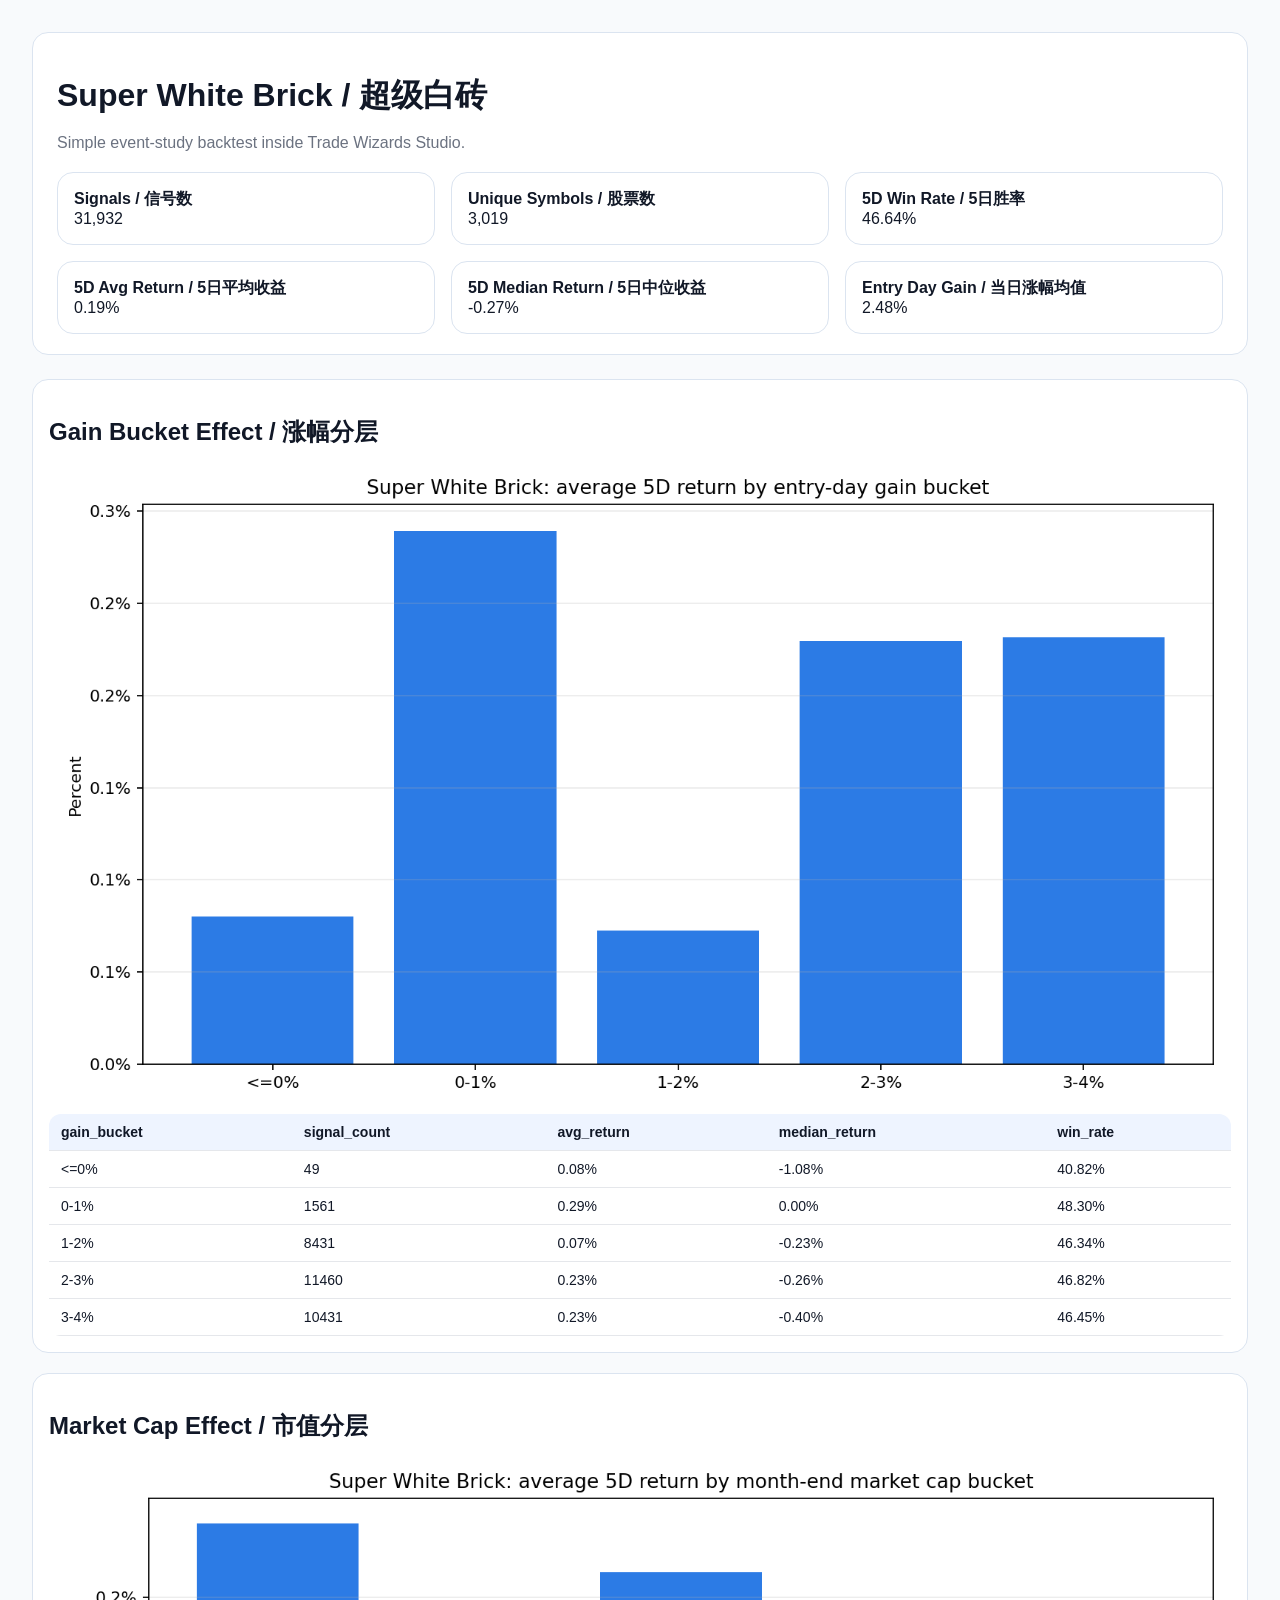
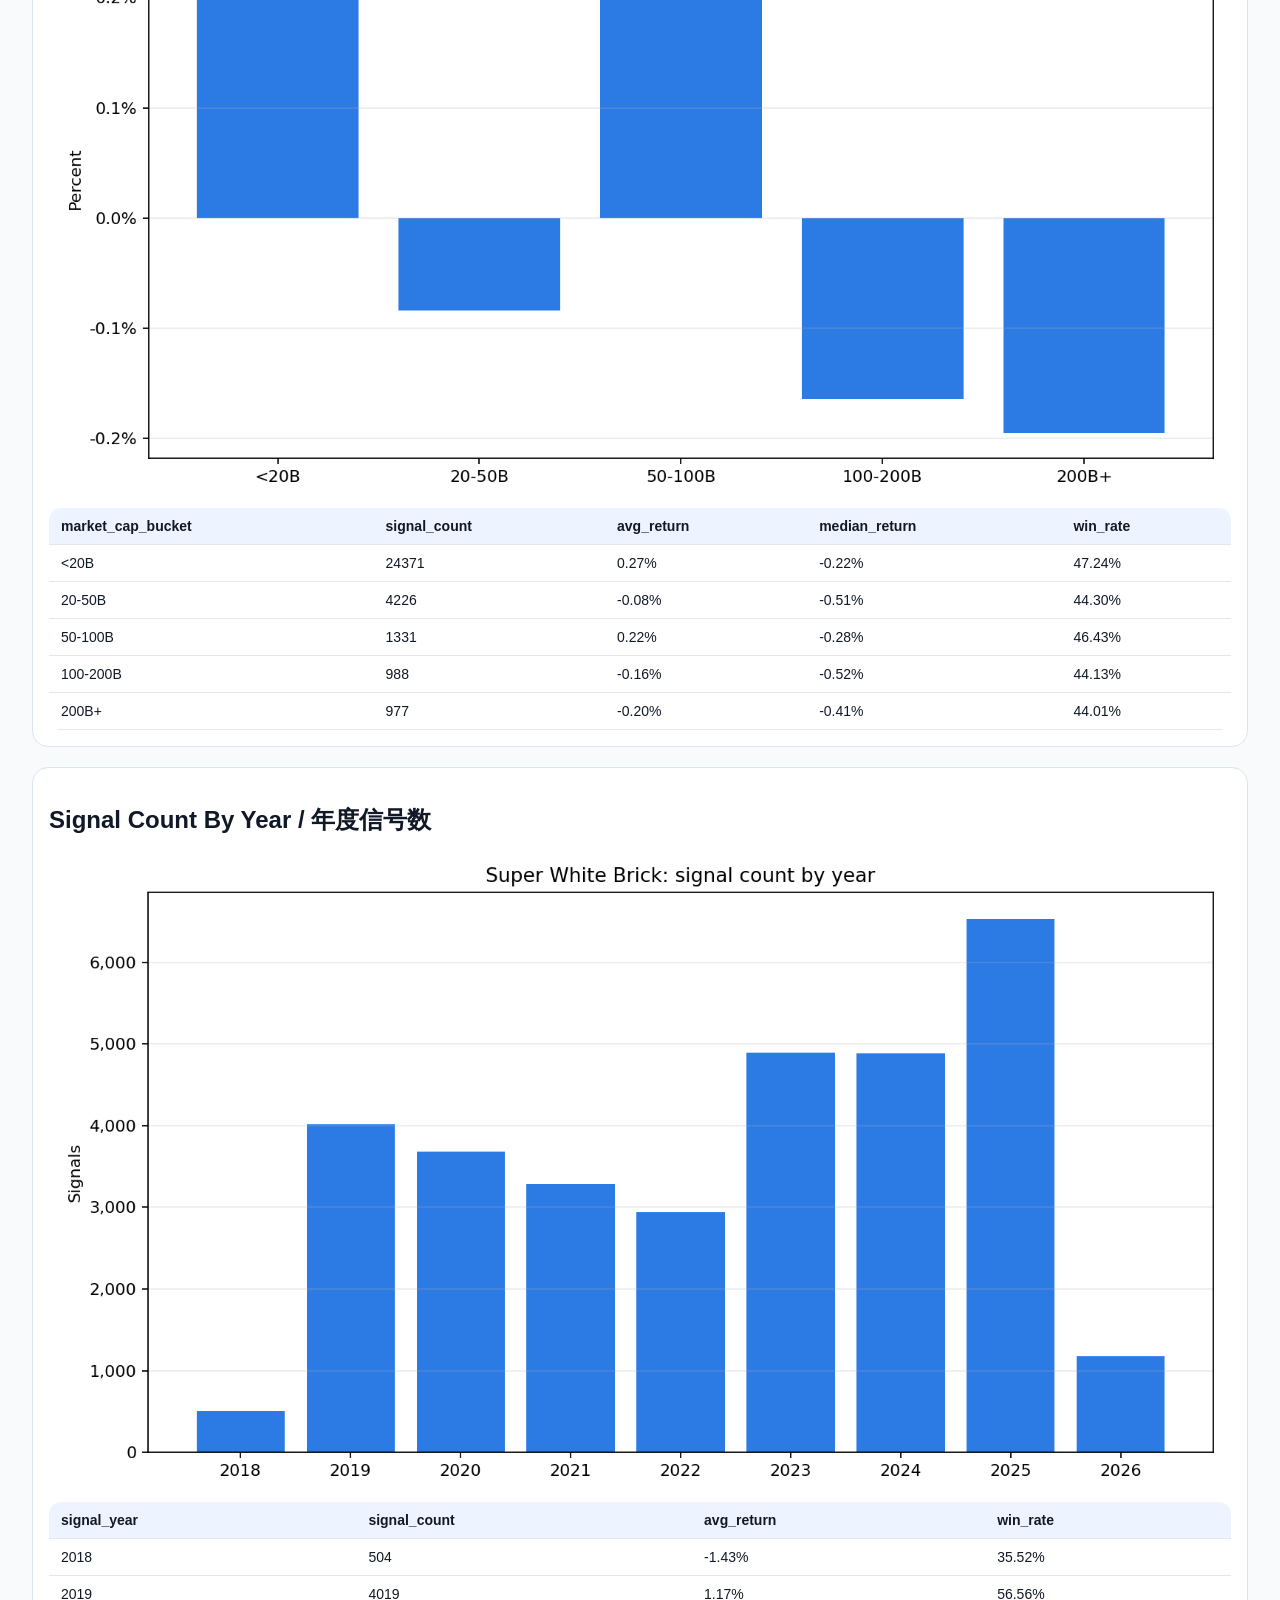
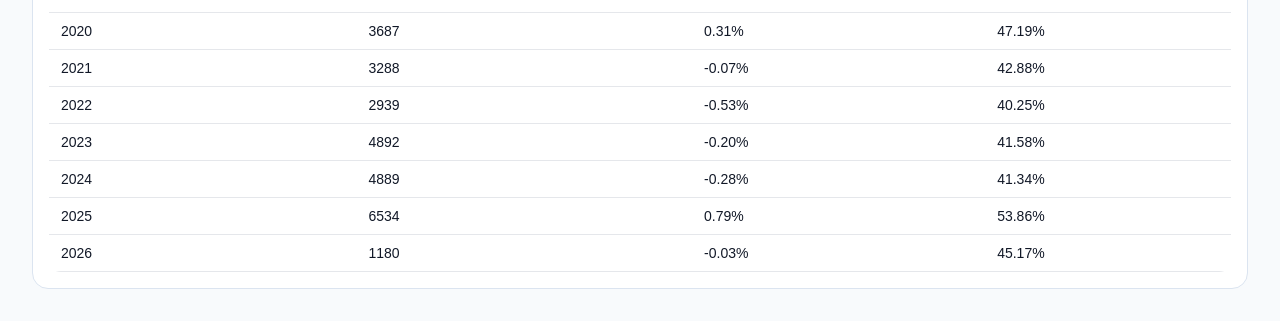
<file: trade_wizards_mvp/outputs/super_white_brick_demo/report.html>
<!doctype html>
<html lang="en">
<head>
  <meta charset="utf-8">
  <title>Super White Brick Demo</title>
  <style>
    body {
      font-family: -apple-system, BlinkMacSystemFont, 'Segoe UI', sans-serif;
      margin: 32px;
      color: #111827;
      background: #f8fafc;
    }
    h1, h2 {
      margin-bottom: 12px;
    }
    .hero {
      background: white;
      border: 1px solid #dbe4f0;
      border-radius: 16px;
      padding: 20px 24px;
      margin-bottom: 24px;
    }
    .grid {
      display: grid;
      grid-template-columns: repeat(3, minmax(0, 1fr));
      gap: 16px;
      margin-top: 20px;
    }
    .card {
      background: white;
      border: 1px solid #dbe4f0;
      border-radius: 16px;
      padding: 16px;
    }
    .chart {
      background: white;
      border: 1px solid #dbe4f0;
      border-radius: 16px;
      padding: 16px;
      margin-bottom: 20px;
    }
    .chart img {
      width: 100%;
      border-radius: 12px;
    }
    .tw-table {
      width: 100%;
      border-collapse: collapse;
      background: white;
      border-radius: 12px;
      overflow: hidden;
    }
    .tw-table th, .tw-table td {
      border-bottom: 1px solid #e5e7eb;
      padding: 10px 12px;
      text-align: left;
      font-size: 14px;
    }
    .tw-table th {
      background: #eef4ff;
    }
    .muted {
      color: #6b7280;
    }
  </style>
</head>
<body>
  <div class="hero">
    <h1>Super White Brick / 超级白砖</h1>
    <p class="muted">Simple event-study backtest inside Trade Wizards Studio.</p>
    <div class="grid">
      <div class="card">
        <strong>Signals / 信号数</strong>
        <div>31,932</div>
      </div>
      <div class="card">
        <strong>Unique Symbols / 股票数</strong>
        <div>3,019</div>
      </div>
      <div class="card">
        <strong>5D Win Rate / 5日胜率</strong>
        <div>46.64%</div>
      </div>
      <div class="card">
        <strong>5D Avg Return / 5日平均收益</strong>
        <div>0.19%</div>
      </div>
      <div class="card">
        <strong>5D Median Return / 5日中位收益</strong>
        <div>-0.27%</div>
      </div>
      <div class="card">
        <strong>Entry Day Gain / 当日涨幅均值</strong>
        <div>2.48%</div>
      </div>
    </div>
  </div>

  <div class="chart">
    <h2>Gain Bucket Effect / 涨幅分层</h2>
    <img src="gain_bucket_avg_return_5d.png" alt="Gain bucket average return">
    <table class="dataframe tw-table">
  <thead>
    <tr style="text-align: right;">
      <th>gain_bucket</th>
      <th>signal_count</th>
      <th>avg_return</th>
      <th>median_return</th>
      <th>win_rate</th>
    </tr>
  </thead>
  <tbody>
    <tr>
      <td>&lt;=0%</td>
      <td>49</td>
      <td>0.08%</td>
      <td>-1.08%</td>
      <td>40.82%</td>
    </tr>
    <tr>
      <td>0-1%</td>
      <td>1561</td>
      <td>0.29%</td>
      <td>0.00%</td>
      <td>48.30%</td>
    </tr>
    <tr>
      <td>1-2%</td>
      <td>8431</td>
      <td>0.07%</td>
      <td>-0.23%</td>
      <td>46.34%</td>
    </tr>
    <tr>
      <td>2-3%</td>
      <td>11460</td>
      <td>0.23%</td>
      <td>-0.26%</td>
      <td>46.82%</td>
    </tr>
    <tr>
      <td>3-4%</td>
      <td>10431</td>
      <td>0.23%</td>
      <td>-0.40%</td>
      <td>46.45%</td>
    </tr>
  </tbody>
</table>
  </div>

  <div class="chart">
    <h2>Market Cap Effect / 市值分层</h2>
    <img src="market_cap_avg_return_5d.png" alt="Market cap average return">
    <table class="dataframe tw-table">
  <thead>
    <tr style="text-align: right;">
      <th>market_cap_bucket</th>
      <th>signal_count</th>
      <th>avg_return</th>
      <th>median_return</th>
      <th>win_rate</th>
    </tr>
  </thead>
  <tbody>
    <tr>
      <td>&lt;20B</td>
      <td>24371</td>
      <td>0.27%</td>
      <td>-0.22%</td>
      <td>47.24%</td>
    </tr>
    <tr>
      <td>20-50B</td>
      <td>4226</td>
      <td>-0.08%</td>
      <td>-0.51%</td>
      <td>44.30%</td>
    </tr>
    <tr>
      <td>50-100B</td>
      <td>1331</td>
      <td>0.22%</td>
      <td>-0.28%</td>
      <td>46.43%</td>
    </tr>
    <tr>
      <td>100-200B</td>
      <td>988</td>
      <td>-0.16%</td>
      <td>-0.52%</td>
      <td>44.13%</td>
    </tr>
    <tr>
      <td>200B+</td>
      <td>977</td>
      <td>-0.20%</td>
      <td>-0.41%</td>
      <td>44.01%</td>
    </tr>
  </tbody>
</table>
  </div>

  <div class="chart">
    <h2>Signal Count By Year / 年度信号数</h2>
    <img src="signal_count_by_year.png" alt="Signal count by year">
    <table class="dataframe tw-table">
  <thead>
    <tr style="text-align: right;">
      <th>signal_year</th>
      <th>signal_count</th>
      <th>avg_return</th>
      <th>win_rate</th>
    </tr>
  </thead>
  <tbody>
    <tr>
      <td>2018</td>
      <td>504</td>
      <td>-1.43%</td>
      <td>35.52%</td>
    </tr>
    <tr>
      <td>2019</td>
      <td>4019</td>
      <td>1.17%</td>
      <td>56.56%</td>
    </tr>
    <tr>
      <td>2020</td>
      <td>3687</td>
      <td>0.31%</td>
      <td>47.19%</td>
    </tr>
    <tr>
      <td>2021</td>
      <td>3288</td>
      <td>-0.07%</td>
      <td>42.88%</td>
    </tr>
    <tr>
      <td>2022</td>
      <td>2939</td>
      <td>-0.53%</td>
      <td>40.25%</td>
    </tr>
    <tr>
      <td>2023</td>
      <td>4892</td>
      <td>-0.20%</td>
      <td>41.58%</td>
    </tr>
    <tr>
      <td>2024</td>
      <td>4889</td>
      <td>-0.28%</td>
      <td>41.34%</td>
    </tr>
    <tr>
      <td>2025</td>
      <td>6534</td>
      <td>0.79%</td>
      <td>53.86%</td>
    </tr>
    <tr>
      <td>2026</td>
      <td>1180</td>
      <td>-0.03%</td>
      <td>45.17%</td>
    </tr>
  </tbody>
</table>
  </div>
</body>
</html>
</file>
